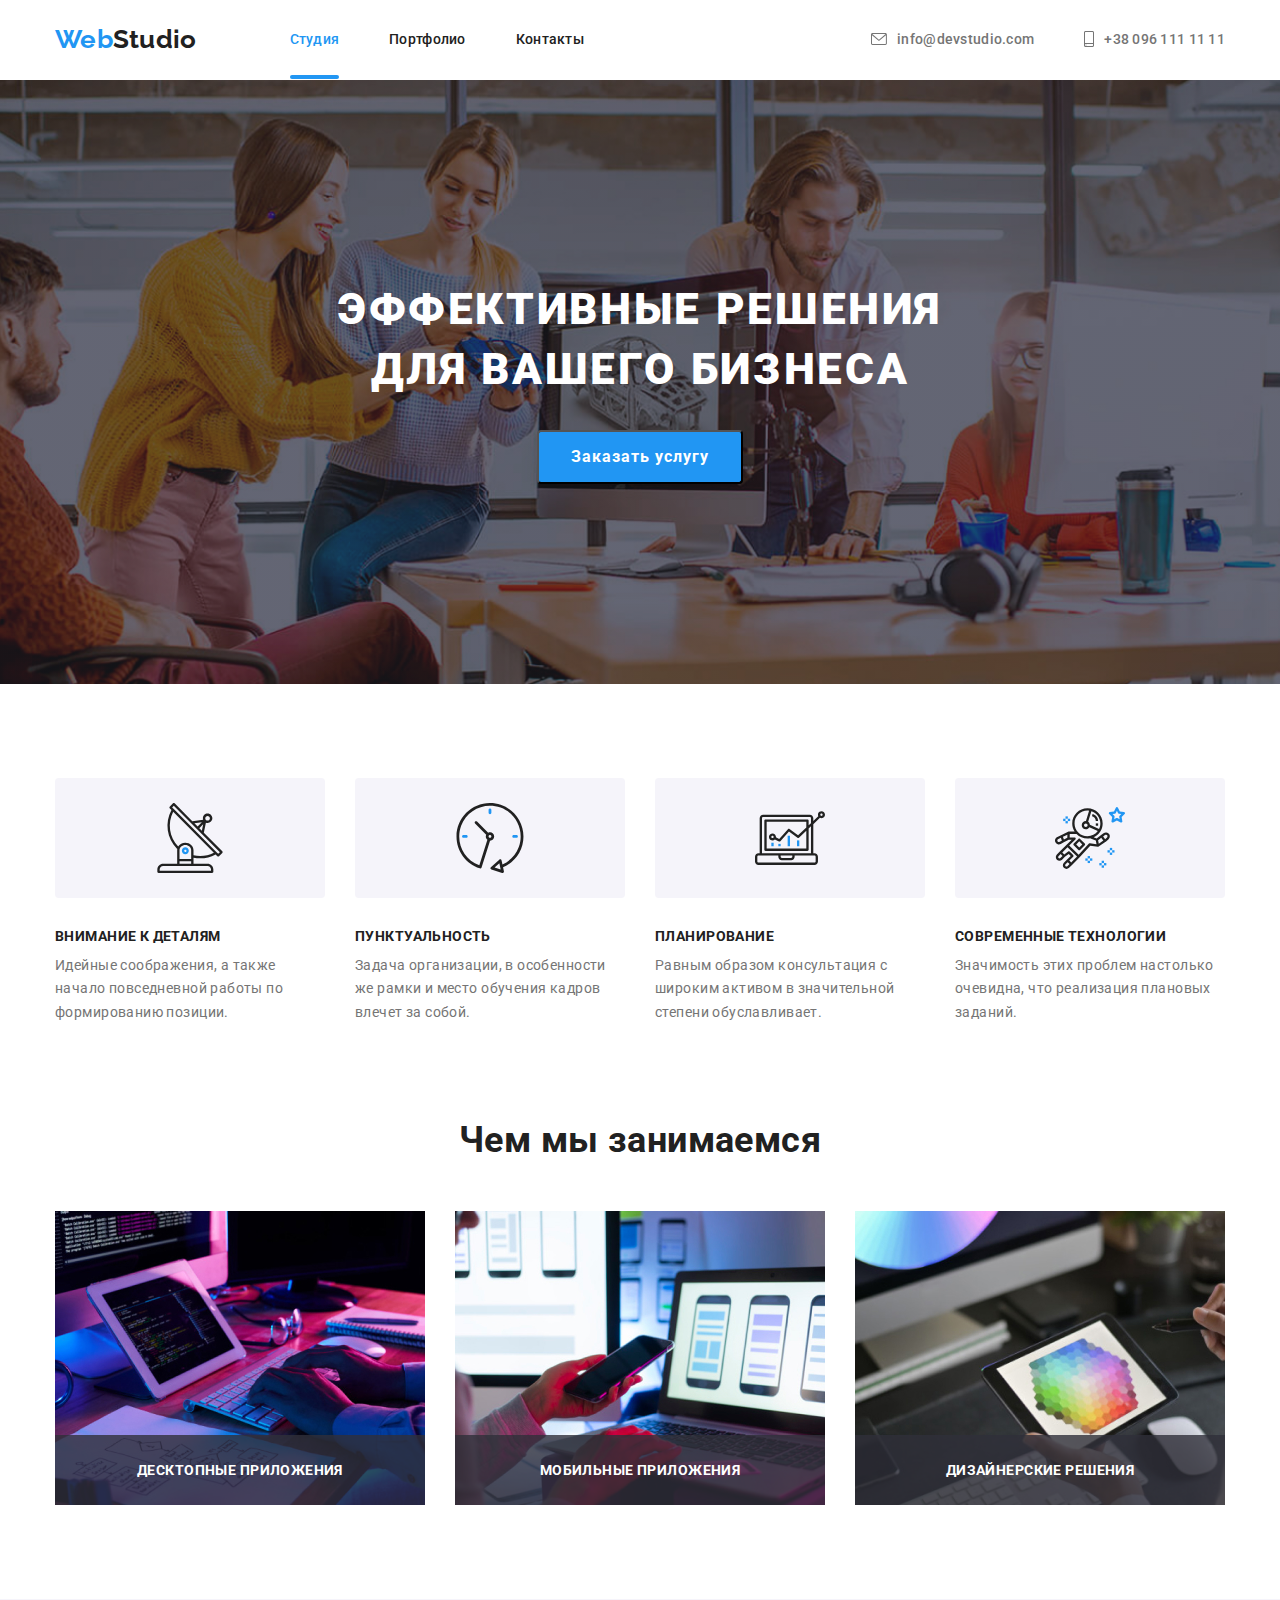
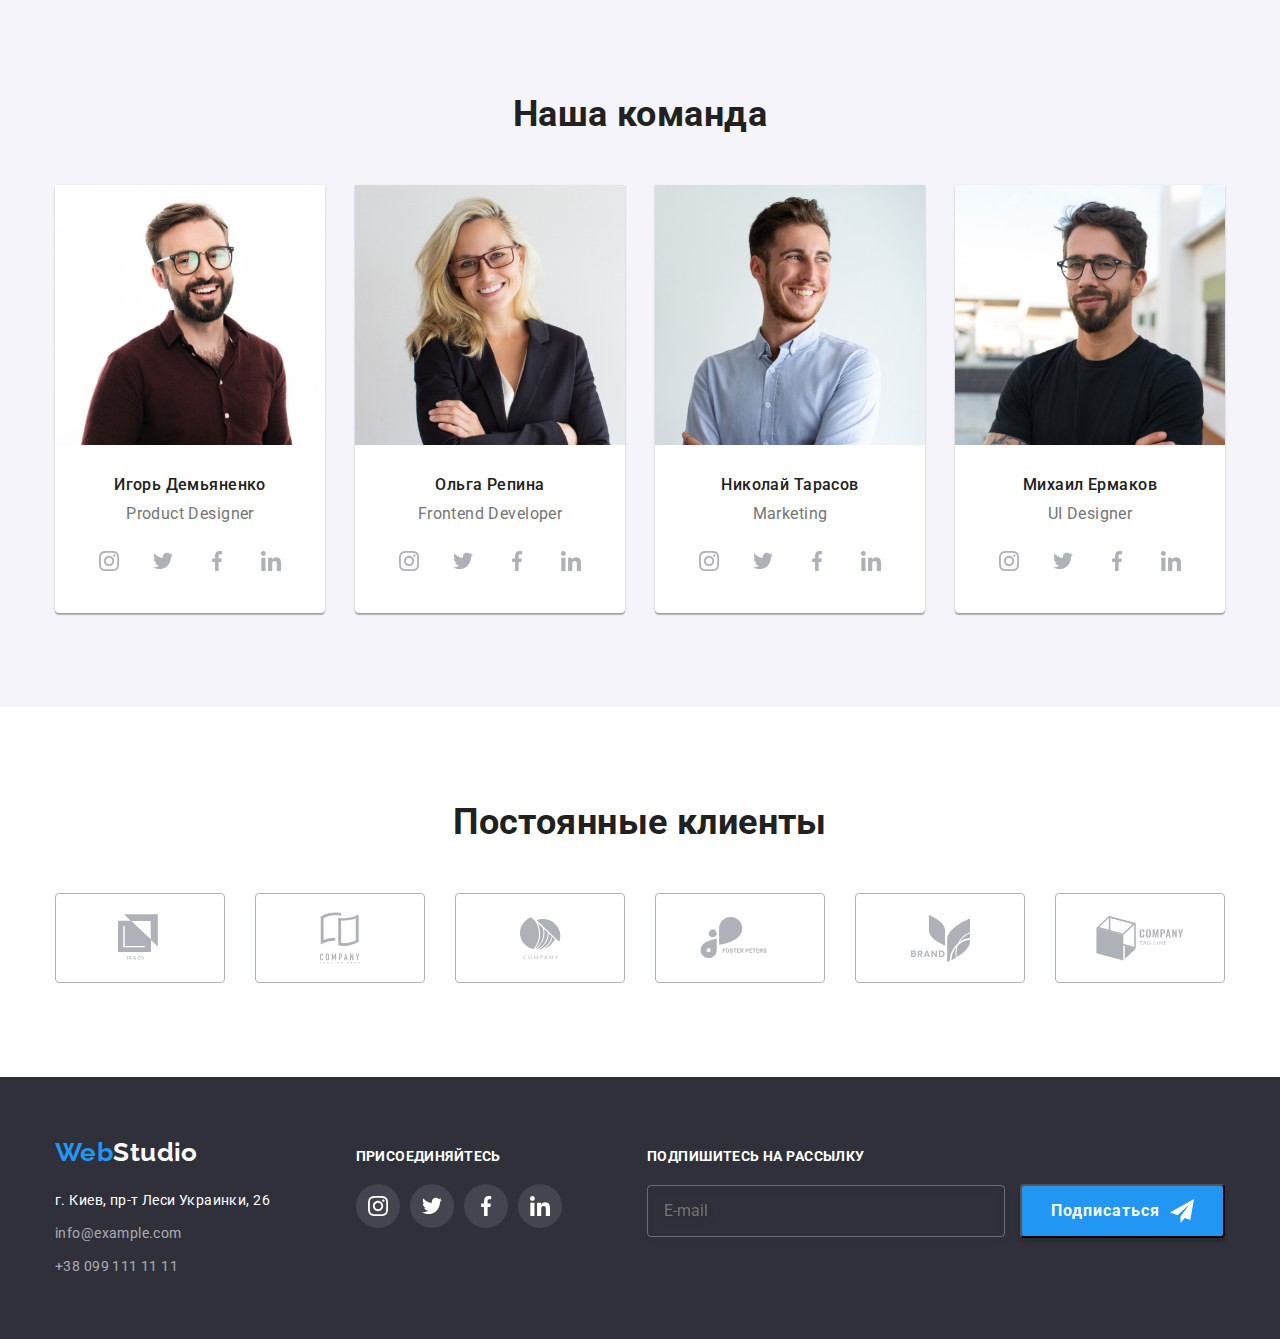
<file: index.html>
<!DOCTYPE html>
<html lang="en">
  <head>
    <meta charset="UTF-8" />
    <meta name="viewport" content="width=device-width, initial-scale=1.0" />
    <title>Document</title>
    <link href="https://fonts.googleapis.com/css2?family=Roboto:wght@400;500;700;900&display=swap" rel="stylesheet">
    <link rel="stylesheet" href="https://cdnjs.cloudflare.com/ajax/libs/modern-normalize/1.0.0/modern-normalize.min.css">
    <link rel="stylesheet" href="./css/main.min.css">
  </head>
  <body>
    <!-- Шапка -->
    <header class="header">
      <div class="container header-container">
        <nav class="site-nav">
          <a class="logo" href="./index.html">Web<span class="logo-web">Studio</span></a>
          <ul class="site-nav list">
            <li class="site-nave-item active"><a href="./index.html"class="link current">Студия</a></li>
            <li class="site-nave-item"><a href="./portfolio.index.html"class="link">Портфолио</a></li>
            <li class="site-nave-item"><a href=""class="link">Контакты</a></li>
        </ul>
        </nav>
        <ul class="list contacts-list">
          <li class="contacts-item"><a href="mailto:info@devstudio.com"class="link mail-link contacts-link"><svg class="contacts-item-svg" width="16" ; height="12">
            <use href="./images/icon.soc/symbol-defs.svg#envelope"></use></svg>info@devstudio.com</a></li>
          <li class="contacts-item"><a href="tel:+380961111111"class="link contacts-link"><svg class="contacts-item-svg" width="10" ; height="16">
            <use href="./images/icon.soc/symbol-defs.svg#smartphone"></use>
          </svg>+38 096 111 11 11</a></li>
         </ul>
      </div>
    </header>
    <main>
      <!-- hero -->
        <section class="hero">
          <div class="hero-box">
          <h1 class="hero-title">Эффективные решения для вашего бизнеса</h1>
          <button data-modal-open class="btn hero-btn">Заказать услугу</button>
        </div>
        </section>
      <!-- Преимущества -->
      <section class="section features">
        <!-- <h2 class="section-title">Список преимуществ</h2> -->
         <div class="container features">
          <ul class="list features-list">
          <li class="features-item">
            <h3 class="title features-title">Внимание к деталям</h3>
            <p>
              Идейные соображения, а также начало повседневной работы по
              формированию позиции.
            </p>
          </li>
          <li class="features-item">
            <h3 class="title features-title">Пунктуальность</h3>
            <p>
              Задача организации, в особенности же рамки и место обучения кадров
              влечет за собой.
            </p>
          </li>
          <li class="features-item">
            <h3 class="title features-title">Планирование</h3>
            <p>
              Равным образом консультация с широким активом в значительной
              степени обуславливает.
            </p>
          </li>
          <li class="features-item">
            <h3 class="title features-title">Современные технологии</h3>
            <p>
              Значимость этих проблем настолько очевидна, что реализация
              плановых заданий.
            </p>
          </li>
        </ul>
        </div>
      </section>
      <!-- Виды деятельности -->
      <section class="section activity-section">
        <div class="container">
        <h2 class="section-title">Чем мы занимаемся</h2>
        <ul class="list activity-list">
          <li class="activity-item">
            <a href="">
              <img src="./images/comp.jpg" alt="компьютер" width="370" />
            </a>
            <div class="box-text">
            <p class="activity-text">Десктопные приложения</p>
            </div>
          </li>
          <li class="activity-item">
            <a href="">
              <img src="./images/phone.jpg" alt="телефон" width="370" />
            </a>
            <div class="box-text">
            <p class="activity-text">Мобильные приложения</p>
            </div>
          </li>
          <li class="activity-item">
            <a href="">
              <img src="./images/tablet.jpg" alt="планшет" width="370" />
            </a>
            <div class="box-text">
              <p class="activity-text">Дизайнерские решения</p>
            </div>
            
          </li>
        </ul>
        </div>
      </section>
      <section class="section command">
        <!-- Персонал -->
        <div class="container command-container">
        <h2 class="section-title">Наша команда</h2>
        <ul class="list command-list">
          <li class="command-item">
            <a href="">
              <img src="./images/igor.jpg" alt="Игорь_Демьяненко" width="270"/>
            </a>
            <h3 class="command-title">Игорь Демьяненко</h3>
            <p class="command-text">Product Designer</p>
            <ul class="list social-icons">
              <li class="social-icons-item"><a class="social-icons-link" href="https://instagram.com/" target="_blank" rel="noopener noreferer" aria-label="instagram">
              <svg class="social-icons-svg">
                <use href="./images/icon.soc/symbol-defs.svg#instagram"></use>
              </svg>
              </a> </li>
              <li class="social-icons-item"><a class="social-icons-link" href="https://twitter.com/" target="_blank" rel="noopener noreferer" aria-label="twitter">
                <svg class="social-icons-svg">
                  <use href="./images/icon.soc/symbol-defs.svg#twitter"></use>
                </svg>
              </a> </li>
              <li class="social-icons-item"><a class="social-icons-link" href="https://facebook.com/" target="_blank" rel="noopener noreferer" aria-label="facebook">
                <svg class="social-icons-svg">
                  <use href="./images/icon.soc/symbol-defs.svg#facebook">
                </svg>
              </a> </li>
              <li class="social-icons-item"><a class="social-icons-link" href="https://linkedin.com/" target="_blank" rel="noopener noreferer" aria-label="linkedin">
                <svg class="social-icons-svg">
                  <use href="./images/icon.soc/symbol-defs.svg#linkedin">
                </svg>
              </a> </li>
            </ul>
          </li>
          <li class="command-item">
            <a href="">
              <img src="./images/olga.jpg" alt="Ольга_Репина" width="270"/>
            </a>
            <h3 class="command-title">Ольга Репина</h3>
            <p class="command-text">Frontend Developer</p>
            <ul class="list social-icons">
              <li class="social-icons-item"><a class="social-icons-link" href="https://instagram.com/" target="_blank"
                  rel="noopener noreferer" aria-label="instagram">
                  <svg class="social-icons-svg">
                    <use href="./images/icon.soc/symbol-defs.svg#instagram"></use>
                  </svg>
                </a> </li>
              <li class="social-icons-item"><a class="social-icons-link" href="https://twitter.com/" target="_blank"
                  rel="noopener noreferer" aria-label="twitter">
                  <svg class="social-icons-svg">
                    <use href="./images/icon.soc/symbol-defs.svg#twitter"></use>
                  </svg>
                </a> </li>
              <li class="social-icons-item"><a class="social-icons-link" href="https://facebook.com/" target="_blank"
                  rel="noopener noreferer" aria-label="facebook">
                  <svg class="social-icons-svg">
                    <use href="./images/icon.soc/symbol-defs.svg#facebook">
                  </svg>
                </a> </li>
              <li class="social-icons-item"><a class="social-icons-link" href="https://linkedin.com/" target="_blank"
                  rel="noopener noreferer" aria-label="linkedin">
                  <svg class="social-icons-svg">
                    <use href="./images/icon.soc/symbol-defs.svg#linkedin">
                  </svg>
                </a> </li>
            </ul>
          </li>
          <li class="command-item">
            <a href="">
              <img src="./images/nicholas.jpg" alt="Николай_Тарасов" width="270"/>
            </a>
            <h3 class="command-title">Николай Тарасов</h3>
            <p class="command-text">Marketing</p>
            <ul class="list social-icons">
              <li class="social-icons-item"><a class="social-icons-link" href="https://instagram.com/" target="_blank"
                  rel="noopener noreferer" aria-label="instagram">
                  <svg class="social-icons-svg">
                    <use href="./images/icon.soc/symbol-defs.svg#instagram"></use>
                  </svg>
                </a> </li>
              <li class="social-icons-item"><a class="social-icons-link" href="https://twitter.com/" target="_blank"
                  rel="noopener noreferer" aria-label="twitter">
                  <svg class="social-icons-svg">
                    <use href="./images/icon.soc/symbol-defs.svg#twitter"></use>
                  </svg>
                </a> </li>
              <li class="social-icons-item"><a class="social-icons-link" href="https://facebook.com/" target="_blank"
                  rel="noopener noreferer" aria-label="facebook">
                  <svg class="social-icons-svg">
                    <use href="./images/icon.soc/symbol-defs.svg#facebook">
                  </svg>
                </a> </li>
              <li class="social-icons-item"><a class="social-icons-link" href="https://linkedin.com/" target="_blank"
                  rel="noopener noreferer" aria-label="linkedin">
                  <svg class="social-icons-svg">
                    <use href="./images/icon.soc/symbol-defs.svg#linkedin">
                  </svg>
                </a> </li>
            </ul>
          </li>
          <li class="command-item">
            <a href="">
              <img src="./images/michail.jpg" alt="Михаил_Ермаков" width="270"/>
            </a>
            <h3 class="command-title">Михаил Ермаков</h3>
            <p class="command-text">UI Designer</p>
            <ul class="list social-icons">
              <li class="social-icons-item"><a class="social-icons-link" href="https://instagram.com/" target="_blank"
                  rel="noopener noreferer" aria-label="instagram">
                  <svg class="social-icons-svg">
                    <use href="./images/icon.soc/symbol-defs.svg#instagram"></use>
                  </svg>
                </a> </li>
              <li class="social-icons-item"><a class="social-icons-link" href="https://twitter.com/" target="_blank"
                  rel="noopener noreferer" aria-label="twitter">
                  <svg class="social-icons-svg">
                    <use href="./images/icon.soc/symbol-defs.svg#twitter"></use>
                  </svg>
                </a> </li>
              <li class="social-icons-item"><a class="social-icons-link" href="https://facebook.com/" target="_blank"
                  rel="noopener noreferer" aria-label="facebook">
                  <svg class="social-icons-svg">
                    <use href="./images/icon.soc/symbol-defs.svg#facebook">
                  </svg>
                </a> </li>
              <li class="social-icons-item"><a class="social-icons-link" href="https://linkedin.com/" target="_blank"
                  rel="noopener noreferer" aria-label="linkedin">
                  <svg class="social-icons-svg">
                    <use href="./images/icon.soc/symbol-defs.svg#linkedin">
                  </svg>
                </a> </li>
            </ul>
          </li>
        </ul>
        </div>
      </section>
    <section class="section clients">
      <div class="container clients-container">
      <h2 class="section-title">Постоянные клиенты</h2>
      <ul class="list list-clients">
        <li class="clients-icons-item"><a class="clients-icons-link" href="">
          <svg class="clients-icons-svg ya-co" width="44"; height="49">
            <use href="./images/clients/symbol-defs.svg#ya-co">
            </svg>
          </a> </li>
        <li class="clients-icons-item"><a class="clients-icons-link" href="">
          <svg class="clients-icons-svg tagline" width="40"; height= "52">
            <use href="./images/clients/symbol-defs.svg#tagline">
          </svg>
          </a> </li>
        <li class="clients-icons-item"><a class="clients-icons-link" href="">
          <svg class="clients-icons-svg company" width="41"; height= "43">
            <use href="./images/clients/symbol-defs.svg#company">
          </svg>
            </a> </li>
        <li class="clients-icons-item"><a class="clients-icons-link" href="">
          <svg class="clients-icons-svg foster" width="80"; height= "42">
            <use href="./images/clients/symbol-defs.svg#foster">
          </svg>
          </a> </li>
        <li class="clients-icons-item"><a class="clients-icons-link" href="">
          <svg class="clients-icons-svg brand" width="59"; height= "47">
            <use href="./images/clients/symbol-defs.svg#brand">
          </svg>
          </a> </li>
        <li class="clients-icons-item"><a class="clients-icons-link" href="">
          <svg class="clients-icons-svg object" width="88"; height= "45">
            <use href="./images/clients/symbol-defs.svg#object">
          </svg>
          </a> </li>
        
      </ul>
      </div>
    </section>
       
    </main>
    <footer class="footer">
      <div class="container footer-container">
        <div class="footer-widget">
          <a class="logo footer-logo" href="./index.html">Web<span class="logo-webfooter">Studio</span></a>
          <ul class="list footer-list">
            <li class="footer-item-text"><p>г. Киев, пр-т Леси Украинки, 26</p></li>
            <li class="footer-item-link"><a href="mailto:info@example.com" class="link">info@example.com</a></li>
            <li class="footer-item-link"><a href="tel:+380991111111" class="link">+38 099 111 11 11</a></li>  
          </ul>
        </div>
        <div class="footer-widget">
          <p class="title call-title">присоединяйтесь</p>
          <ul class="list social-icons">
          <li class="social-icons-item"><a class="social-icons-link footer-icons-link" href="https://instagram.com/" target="_blank"
              rel="noopener noreferrer" aria-label="instagram">
              <svg class="social-icons-svg">
                <use href="./images/soc-footer/symbol-defs.svg#instagram-1"></use>
              </svg>
            </a> </li>
          <li class="social-icons-item"><a class="social-icons-link footer-icons-link" href="https://twitter.com/" target="_blank"
              rel="noopener noreferrer" aria-label="twitter">
              <svg class="social-icons-svg">
                <use href="./images/soc-footer/symbol-defs.svg#twitter-1"></use>
              </svg>
            </a> </li>
          <li class="social-icons-item"><a class="social-icons-link footer-icons-link" href="https://facebook.com/" target="_blank"
              rel="noopener noreferrer" aria-label="facebook">
              <svg class="social-icons-svg">
                <use href="./images/soc-footer/symbol-defs.svg#facebook-1">
              </svg>
            </a> </li>
          <li class="social-icons-item"><a class="social-icons-link footer-icons-link" href="https://linkedin.com/" target="_blank"
              rel="noopener noreferrer" aria-label="linkedin">
              <svg class="social-icons-svg">
                <use href="./images/soc-footer/symbol-defs.svg#linkedin-1">
              </svg>
            </a> </li>
          </ul>
        </div>
        <div class="footer-widget">
          <p class="title call-title">Подпишитесь на рассылку</p>
          <form class="form-field-footer">
            <input type="email" name="e-mail" placeholder="E-mail">
            <button type="submit" class="btn footer-btn">Подписаться
              <svg class="footer-icon-svg">
                <use href="./images/icon-modal/symbol-defs.svg#send">
              </svg>
            </button>
          </form>
        </div>
      </div>
    </footer>
    <div class="backdrop is-hidden" data-modal>
      <div class="modal">
        <button class="btn-close" data-modal-close>
          <svg class="modal-icon-svg" height="20">
            <use href="./images/icon-modal/symbol-defs.svg#close-black">
          </svg>
        </button>
        <form class="form">
          <p class="title-modal">Оставьте свои данные, мы вам перезвоним</p>
            <label class="form-field">
              <span class="form-label">Имя</span>
              <div class="input-svg">
              <input type="text" class="form-input" name="user-name" pattern="^[А-Яа-яЁё\s]+$">
              <svg class="form-icon-svg" width="18" height="18">
                <use href="./images/icon-modal/symbol-defs.svg#person">
              </svg>
              </div>
            </label>
            <label class="form-field">
              <span class="form-label">Телефон</span>
              <div class="input-svg">
              <input type="tel" class="form-input" name="tel">
              <svg class="form-icon-svg" width="18" height="18">
                <use href="./images/icon-modal/symbol-defs.svg#phone">
              </svg>
              </div>
          </label>
            <label class="form-field">
              <span class="form-label">Почта</span>
            <div class="input-svg">
              <input type="mail" class="form-input" name="mail">
              <svg class="form-icon-svg" width="18" height="18">
                <use href="./images/icon-modal/symbol-defs.svg#mail">
              </svg>
            </div>
          </label>
            <label class="form-field">
              <span class="form-label">Комментарий</span>
            <textarea name="message" class="form-comment" rows="4" placeholder="Введите текст"></textarea>
          </label>
          <label class="form-field-policy">
            <input type="checkbox" class="form-checkbox" name="policy">
            <span class="icon-checkbox"></span>
            <span form-label>Соглашаюсь с рассылкой и принимаю <a href="">Условия договора</a></span>
          </label>

          <button type="submit" class="btn btn-send">Отправить</button>
          </form>
      </div>

        
    </div>
    <script src="./js/modal.js"></script>
  </body>
</html>
</file>
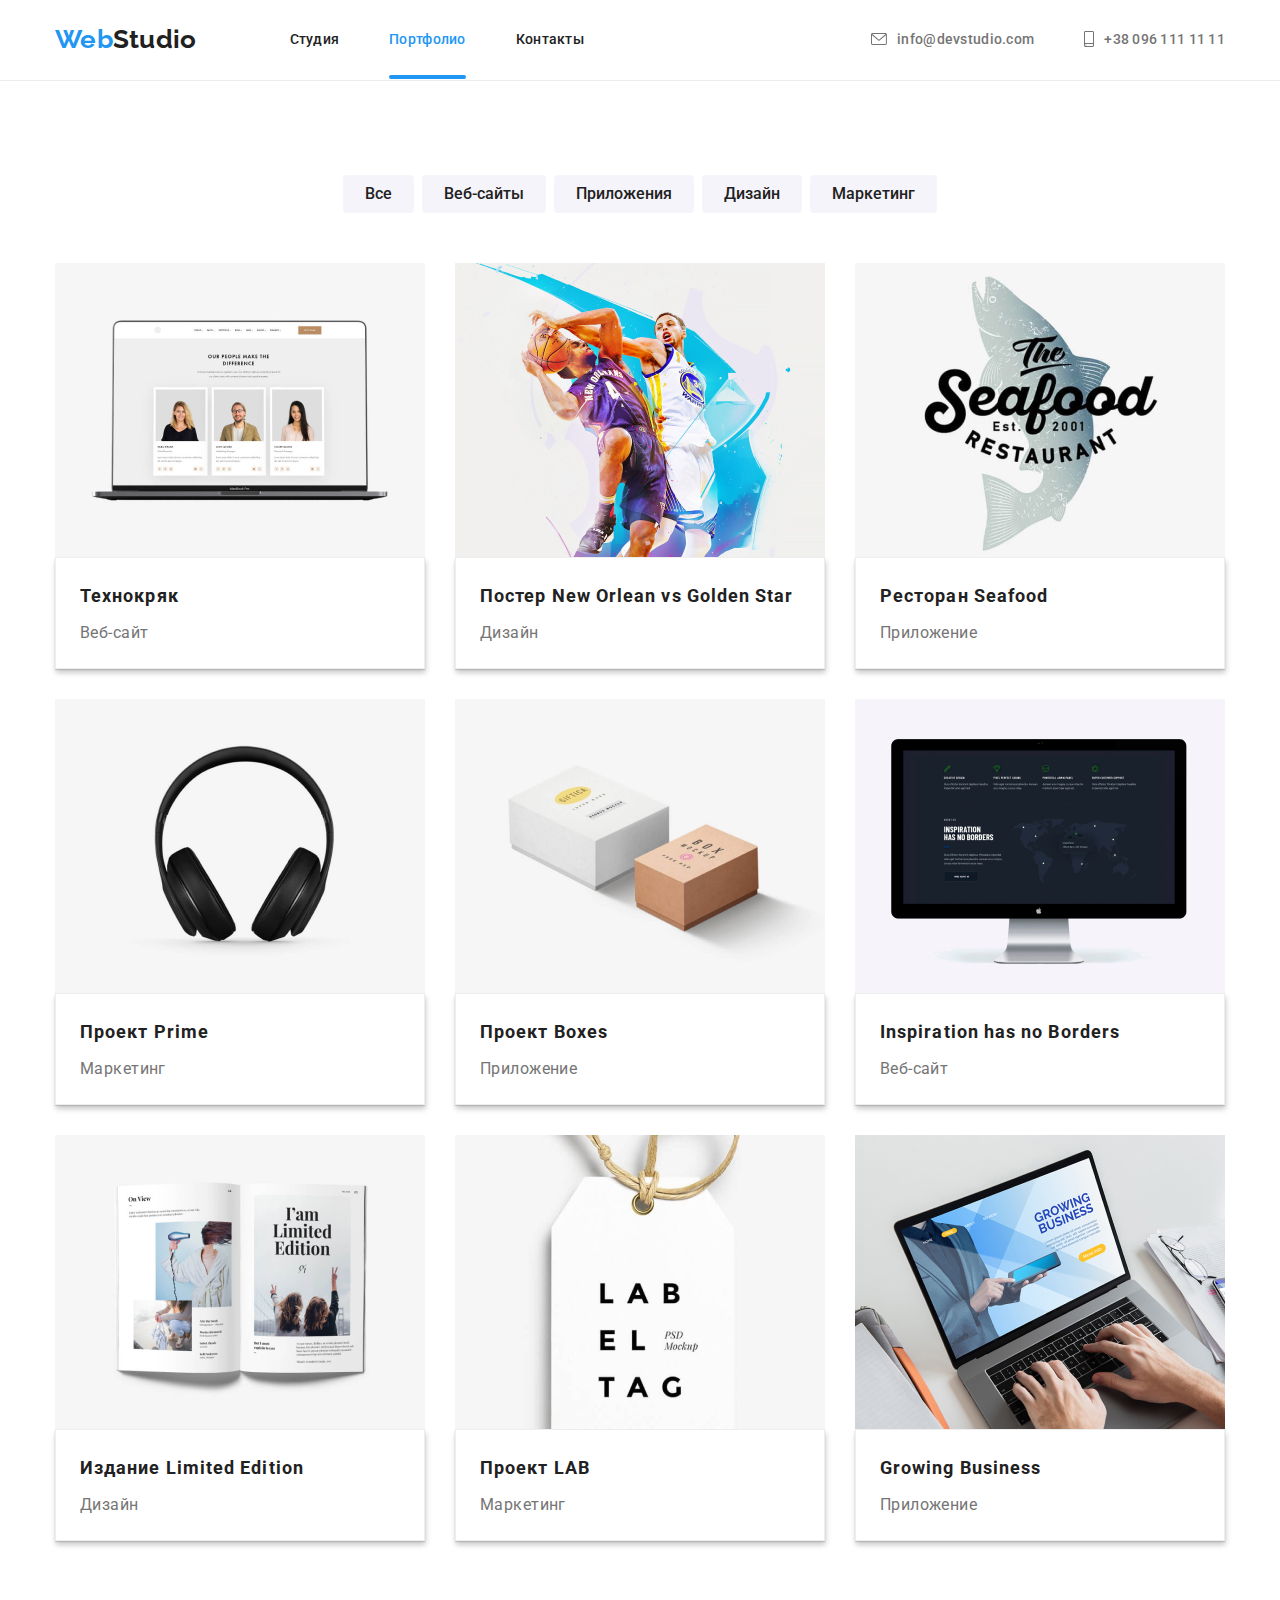
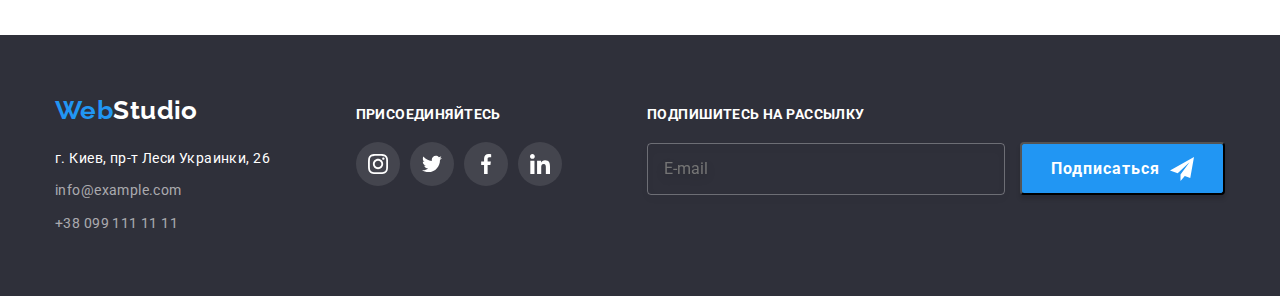
<file: portfolio.index.html>
<!DOCTYPE html>
<html lang="en">

<head>
    <meta charset="UTF-8" />
    <meta name="viewport" content="width=device-width, initial-scale=1.0" />
    <title>Document</title>
    <link href="https://fonts.googleapis.com/css2?family=Roboto:wght@400;500;700;900&display=swap" rel="stylesheet">
    <link rel="stylesheet" href="https://cdnjs.cloudflare.com/ajax/libs/modern-normalize/1.0.0/modern-normalize.min.css">
    <link rel="stylesheet" href="./css/portfolio.min.css">
</head>
<body>
    <!-- Шапка -->
    <header class="header border-header">
        <div class="container header-container">
            <nav class="site-nav">
                <a class="logo" href="./index.html">Web<span class="logo-web">Studio</span></a>
                <ul class="site-nav list">
                    <li class="site-nave-item"><a href="./index.html" class="link">Студия</a></li>
                    <li class="site-nave-item active"><a href="./portfolio.index.html" class="link current"">Портфолио</a></li>
                    <li class="site-nave-item"><a href="" class="link">Контакты</a></li>
                </ul>
            </nav>
            <ul class="list contacts-list">
                <li class="contacts-item"><a href="mailto:info@devstudio.com" class="link mail-link contacts-link"><svg
                            class="contacts-item-svg" width="16" ; height="12">
                            <use href="./images/icon.soc/symbol-defs.svg#envelope"></use>
                        </svg>info@devstudio.com</a></li>
                <li class="contacts-item"><a href="tel:+380961111111" class="link contacts-link"><svg
                            class="contacts-item-svg" width="10" ; height="16">
                            <use href="./images/icon.soc/symbol-defs.svg#smartphone"></use>
                        </svg>+38 096 111 11 11</a></li>
            </ul>
        </div>
    </header>
    <main> 
    <section class="section">
        <div class="container">
    <!-- <h1>Портфолио</h1> -->
            <ul class="list filter-list">
                <li class="filter-item"><button class="btn-portfolio" type="button">Все</button></li>
                <li class="filter-item"><button class="btn-portfolio" type="button">Веб-сайты</button></li>
                <li class="filter-item"><button class="btn-portfolio" type="button">Приложения</button></li>
                <li class="filter-item"><button class="btn-portfolio" type="button">Дизайн</button></li>
                <li class="filter-item"><button class="btn-portfolio" type="button">Маркетинг</button></li>
            </ul>
            <ul class="list portfolio-list">
                <li class="portfolio-item">
                    <a href="" class="link portfolio-link">
                        <div class="box-overlay">
                            <img src="./images/photo.jpg" alt="люди" width="370">
                            <p class="text-overlay">Технокряк это современная площадка распространения коронавируса. Компании используют эту
                            платформу для цифрового шпионажа и атак на защищённые сервера конкурентов.</p>
                        </div>
                        <div  class="portfolio-item-text">
                            <h2 class="title portfolio-title">Технокряк</h2>
                            <p class="text portfolio-text">Веб-сайт</p>
                        </div>
                    </a> 
                </li>
                <li class="portfolio-item">
                    <a href="" class="link portfolio-link">
                        <div class="box-overlay">
                            <img src="./images/basket.jpg" alt="постер" width="370">
                            <p class="text-overlay">Технокряк это современная площадка распространения коронавируса. Компании используют эту
                            платформу для цифрового шпионажа и атак на защищённые сервера конкурентов.</p>
                        </div>
                        <div class="portfolio-item-text">
                            <h2 class="title portfolio-title">Постер New Orlean vs Golden Star</h2>
                            <p class="text portfolio-text">Дизайн</p>
                    </div>
                    </a>
                </li>
                <li class="portfolio-item">
                    <a href="" class="link portfolio-link">
                        <div class="box-overlay">
                            <img src="./images/rest.jpg" alt="ресторан" width="370">
                            <p class="text-overlay">Технокряк это современная площадка распространения коронавируса. Компании используют эту
                            платформу для цифрового шпионажа и атак на защищённые сервера конкурентов.</p>
                        </div>
                        <div class="portfolio-item-text">
                            <h2 class="title portfolio-title">Ресторан Seafood</h2>
                            <p class="text portfolio-text">Приложение</p>
                    </div>
                    </a>
                </li>
                <li class="portfolio-item">
                    <a href="" class="link portfolio-link">
                        <div class="box-overlay">
                            <img src="./images/prime.jpg" alt="наушники" width="370">
                            <p class="text-overlay">Технокряк это современная площадка распространения коронавируса. Компании используют эту
                            платформу для цифрового шпионажа и атак на защищённые сервера конкурентов.</p>
                        </div>
                        <div class="portfolio-item-text">
                            <h2 class="title portfolio-title">Проект Prime</h2>
                            <p class="text portfolio-text">Маркетинг</p>
                    </div>
                    </a>
                </li>
                <li class="portfolio-item">
                    <a href="" class="link portfolio-link">
                        <div class="box-overlay">
                            <img src="./images/box.jpg" alt="коробки" width="370">
                            <p class="text-overlay">Технокряк это современная площадка распространения коронавируса. Компании используют эту
                        платформу для цифрового шпионажа и атак на защищённые сервера конкурентов.</p>
                        </div>
                        <div class="portfolio-item-text">
                            <h2 class="title portfolio-title">Проект Boxes</h2>
                            <p class="text portfolio-text">Приложение</p>
                    </div>
                    </a>
                </li>
                <li class="portfolio-item">
                    <a href="" class="link portfolio-link">
                        <div class="box-overlay">
                            <img src="./images/monitor.jpg" alt="монитор" width="370">
                            <p class="text-overlay">Технокряк это современная площадка распространения коронавируса. Компании используют эту
                            платформу для цифрового шпионажа и атак на защищённые сервера конкурентов.</p>
                        </div>
                        <div class="portfolio-item-text">
                            <h2 class="title portfolio-title">Inspiration has no Borders</h2>
                            <p class="text portfolio-text">Веб-сайт</p>
                    </div>
                    </a>
                </li>
                <li class="portfolio-item">
                    <a href="" class="link portfolio-link">
                        <div class="box-overlay">
                            <img src="./images/mag.jpg" alt="журнал" width="370">
                            <p class="text-overlay">Технокряк это современная площадка распространения коронавируса. Компании используют эту
                            платформу для цифрового шпионажа и атак на защищённые сервера конкурентов.</p>
                        </div>
                        <div class="portfolio-item-text">
                            <h2 class="title portfolio-title">Издание Limited Edition</h2>
                            <p class="text portfolio-text">Дизайн</p>
                    </div>
                    </a>
                </li>
                <li class="portfolio-item">
                    <a href="" class="link portfolio-link">
                        <div class="box-overlay">
                            <img src="./images/lab.jpg" alt="этикетка" width="370">
                            <p class="text-overlay">Технокряк это современная площадка распространения коронавируса. Компании используют эту
                            платформу для цифрового шпионажа и атак на защищённые сервера конкурентов.</p>
                        </div>
                        <div class="portfolio-item-text">
                            <h2 class="title portfolio-title">Проект LAB</h2>
                            <p class="text portfolio-text">Маркетинг</p>
                        </div>
                    </a>
                </li>
                <li class="portfolio-item">
                    <a href="" class="link portfolio-link">
                        <div class="box-overlay">
                            <img src="./images/business.jpg" alt="бизнес" width="370">
                            <p class="text-overlay">Технокряк это современная площадка распространения коронавируса. Компании используют эту
                            платформу для цифрового шпионажа и атак на защищённые сервера конкурентов.</p>
                        </div>
                        <div class="portfolio-item-text">
                            <h2 class="title portfolio-title">Growing Business</h2>
                            <p class="text portfolio-text">Приложение</p>
                        </div>
                    </a>
                </li>
            </ul>
        </div>
    </section>
    </main>
    <footer class="footer">
        <div class="container footer-container">
            <div class="footer-widget">
                <a class="logo footer-logo" href="./index.html">Web<span class="logo-webfooter">Studio</span></a>
                <ul class="list footer-list">
                    <li class="footer-item-text">
                        <p>г. Киев, пр-т Леси Украинки, 26</p>
                    </li>
                    <li class="footer-item-link"><a href="mailto:info@example.com" class="link">info@example.com</a></li>
                    <li class="footer-item-link"><a href="tel:+380991111111" class="link">+38 099 111 11 11</a></li>
                </ul>
            </div>
            <div class="footer-widget">
                <p class="title call-title">присоединяйтесь</p>
                <ul class="list social-icons">
                    <li class="social-icons-item"><a class="social-icons-link footer-icons-link"
                            href="https://instagram.com/" target="_blank" rel="noopener noreferrer" aria-label="instagram">
                            <svg class="social-icons-svg">
                                <use href="./images/soc-footer/symbol-defs.svg#instagram-1"></use>
                            </svg>
                        </a> </li>
                    <li class="social-icons-item"><a class="social-icons-link footer-icons-link" href="https://twitter.com/"
                            target="_blank" rel="noopener noreferrer" aria-label="twitter">
                            <svg class="social-icons-svg">
                                <use href="./images/soc-footer/symbol-defs.svg#twitter-1"></use>
                            </svg>
                        </a> </li>
                    <li class="social-icons-item"><a class="social-icons-link footer-icons-link"
                            href="https://facebook.com/" target="_blank" rel="noopener noreferrer" aria-label="facebook">
                            <svg class="social-icons-svg">
                                <use href="./images/soc-footer/symbol-defs.svg#facebook-1">
                            </svg>
                        </a> </li>
                    <li class="social-icons-item"><a class="social-icons-link footer-icons-link"
                            href="https://linkedin.com/" target="_blank" rel="noopener noreferrer" aria-label="linkedin">
                            <svg class="social-icons-svg">
                                <use href="./images/soc-footer/symbol-defs.svg#linkedin-1">
                            </svg>
                        </a> </li>
                </ul>
            </div>
            <div class="footer-widget">
                <p class="title call-title">Подпишитесь на рассылку</p>
                <form class="form-field-footer">
                    <input type="email" name="e-mail" placeholder="E-mail">
                    <button type="submit" class="btn footer-btn">Подписаться
                        <svg class="footer-icon-svg">
                            <use href="./images/icon-modal/symbol-defs.svg#send">
                        </svg>
                    </button>
                </form>
            </div>
        </div>
    </footer>
</body>
</html>
</file>
<file: css/main.min.css>
@font-face{font-family:"Raleway";font-style:normal;font-weight:700;src:url("../fonts/raleway-v18-latin_cyrillic-700.eot");src:local(""),url("../fonts/raleway-v18-latin_cyrillic-700.eot?#iefix") format("embedded-opentype"),url("../fonts/raleway-v18-latin_cyrillic-700.woff2") format("woff2"),url("../fonts/raleway-v18-latin_cyrillic-700.woff") format("woff"),url("../fonts/raleway-v18-latin_cyrillic-700.ttf") format("truetype"),url("../fonts/raleway-v18-latin_cyrillic-700.svg#Raleway") format("svg")}html{box-sizing:border-box}* body{font-family:"Roboto",sans-serif;font-weight:400;font-size:14px;line-height:1.71;letter-spacing:0.03em;color:#757575}img{display:block;max-width:100%;height:auto}p{margin:0}h1,h2,h3{margin-top:0}.container{width:1200px;padding-right:15px;padding-left:15px;margin-right:auto;margin-left:auto}.link{text-decoration:none;color:#757575;transition-duration:250ms;transition-timing-function:cubic-bezier(0.4, 0, 0.2, 1)}.list{list-style:none;padding:0;margin:0}.title{margin-top:0px;margin-bottom:10px}.header .logo{margin-right:93px}.logo{font-family:"Raleway", sans-serif;font-weight:700;font-size:26px;line-height:1.192;color:#2196f3;text-decoration:none}.logo-web{color:#212121}.btn{display:inline-block;padding-top:10px;padding-bottom:10px;border-radius:4px;font-weight:700;font-size:16px;line-height:1.87;letter-spacing:0.06em;align-items:center;text-align:center;color:#fff;background-color:#2196f3;box-shadow:0px 4px 4px rgba(0,0,0,0.15);transition-duration:250ms;transition-timing-function:cubic-bezier(0.4, 0, 0.2, 1)}.form{margin:40px}.form-field{margin-bottom:4px;font-size:12px;line-height:14px;letter-spacing:0.01em}.input-svg{position:relative;margin-bottom:10px}.form-input:focus+.form-icon-svg{fill:#2196f3}.form-input{width:100%;padding:14px 15px;padding-left:40px;border:1px solid rgba(33,33,33,0.2);border-radius:4px;transition-duration:250ms;transition-timing-function:cubic-bezier(0.4, 0, 0.2, 1)}.form-input:focus{outline:none;border:1px solid #2196f3}.form-icon-svg{position:absolute;left:0;top:0;transform:translate(12px, 11px);transition-duration:250ms;transition-timing-function:cubic-bezier(0.4, 0, 0.2, 1)}.form-comment{width:100%;padding:12px 16px;margin-bottom:20px;resize:none;border:1px solid rgba(33,33,33,0.2);border-radius:4px;transition-duration:250ms;transition-timing-function:cubic-bezier(0.4, 0, 0.2, 1)}.form-comment:focus{outline:none;border:1px solid #2196f3}.form-comment::placeholder{font-size:12px;line-height:1.167;letter-spacing:0.01em;color:rgba(117,117,117,0.5)}.form-field-policy{display:flex;align-items:center;text-align:center;margin-left:12px;margin-bottom:30px}.form-checkbox{position:absolute;width:1px;height:1px;margin:-1px;border:0;padding:0;clip:rect(0 0 0 0);overflow:hidden}.icon-checkbox{display:inline-block;width:16px;height:15px;border:2px solid #212121;margin-right:8px}.form-checkbox:checked+.icon-checkbox{background-color:#2196f3;background-image:url(../images/icon-modal/check.svg);background-size:contain;background-origin:border-box;border-color:#2196f3}.btn-send{padding-right:55px;padding-left:55px;margin-left:124px}.backdrop{position:fixed;top:0;left:0;width:100%;height:100%;z-index:70;background-color:rgba(0,0,0,0.2);opacity:1;transition:opacity 250ms cubic-bezier(0.4, 0, 0.2, 1)}.backdrop.is-hidden{visibility:hidden;opacity:0;pointer-events:none}.backdrop.is-hidden.modal{transform:translate(-50%, -50%) scale(0.7)}.modal{position:absolute;top:50%;left:50%;z-index:50;width:528px;height:581px;transform:translate(-50%, -50%) scale(1);transition:transform 250ms cubic-bezier(0.4, 0, 0.2, 1);background-color:#ffffff;box-shadow:0px 1px 3px rgba(0,0,0,0.12),0px 1px 1px rgba(0,0,0,0.14),0px 2px 1px rgba(0,0,0,0.2);border-radius:4px}.btn-close{display:flex;position:absolute;width:30px;height:30px;top:8px;right:8px;background-color:#fff;border:1px solid rgba(0,0,0,0.1);border-radius:50%;padding:0;align-items:center}.modal-icon-svg{transition-duration:250ms;transition-timing-function:cubic-bezier(0.4, 0, 0.2, 1)}.modal-icon-svg:hover,.modal-icon-svg:focus{fill:blue}.title-modal{margin-bottom:12px;font-weight:700;font-size:20px;line-height:1.15;text-align:center;color:#212121}.social-icons{display:flex;justify-content:center}.social-icons-item:not(:last-child){margin-right:10px}.social-icons-link{display:flex;align-items:center;justify-content:center;width:44px;height:44px;background-color:#fff;border-radius:50%;transition-duration:250ms;transition-timing-function:cubic-bezier(0.4, 0, 0.2, 1)}.social-icons-link:hover,.social-icons-link:focus{background-color:#2196f3}.social-icons-link:hover .social-icons-svg,.social-icons-link:focus .social-icons-svg{fill:#fff}.social-icons-svg{width:20px;height:20px;fill:#afb1b8;transition-duration:250ms;transition-timing-function:cubic-bezier(0.4, 0, 0.2, 1)}.site-nav{display:flex;align-items:center;margin-right:auto}.site-nave-item:not(:last-child){margin-right:50px}.site-nav .link{color:#212121}.link.current{color:#2196f3}.active{position:relative;padding-bottom:0}.current::after{content:"";display:block;width:100%;height:4px;border-radius:2px;margin-top:28px;position:absolute;background-color:#2196f3}.contacts-list{display:flex;align-items:center}.mail-link{margin-right:50px}.contacts-item:hover .contacts-item-svg,.contacts-item:focus .contacts-item-svg{fill:#2196f3}.contacts-link{display:flex;align-items:center}.contacts-item-svg{fill:#757575;margin-right:10px;transition-duration:250ms;transition-timing-function:cubic-bezier(0.4, 0, 0.2, 1)}.header{padding-top:24px;padding-bottom:25px;font-weight:500;line-height:1.14;letter-spacing:0.02em}.header .link:hover,.header .link:focus{color:#2196f3}.header-container{display:flex;justify-content:end;align-items:center}.hero{max-width:1600px;min-height:600px;margin-left:auto;margin-right:auto;background-color:#2f303a;background-image:linear-gradient(to right, rgba(47,48,58,0.4), rgba(47,48,58,0.4)),url(../images/hero.jpg);background-repeat:no-repeat;background-size:cover;background-position:top;text-align:center}.hero-box{max-width:700px;margin-right:auto;margin-left:auto;padding-top:200px;padding-bottom:200px}.hero-title{margin-bottom:30px;margin-top:0px;font-weight:900;font-size:44px;line-height:1.36;text-align:center;letter-spacing:0.06em;text-transform:uppercase;color:#fff}.hero-btn{padding-right:32px;padding-left:32px}.section{padding-top:94px;padding-bottom:94px}.section-title{font-weight:700;font-size:36px;line-height:1.167;text-align:center;color:#212121;margin-top:0;margin-bottom:50px}.features-list{display:flex;flex-wrap:wrap;margin-left:-30px}.features-item{margin-left:30px;flex-basis:calc(100% / 4 - 30px)}.features-item::before{display:block;content:"";height:120px;border-radius:4px;margin-bottom:30px;background-repeat:no-repeat;background-position:center;background-color:#f5f4fa}.features-item:nth-child(1)::before{background-image:url(../images/icon.p/antenna.svg)}.features-item:nth-child(2)::before{background-image:url(../images/icon.p/clock.svg)}.features-item:nth-child(3)::before{background-image:url(../images/icon.p/diagram.svg)}.features-item:nth-child(4)::before{background-image:url(../images/icon.p/astronaut.svg)}.features-title{font-weight:700;font-size:14px;line-height:1.143;text-transform:uppercase;color:#212121}.activity-list{display:flex}.activity-item{position:relative;bottom:0;left:0;right:0;width:calc(100% / 3 - 30px);flex-grow:1}.activity-item:not(:nth-child(3n)){margin-right:30px}.activity-section{padding-top:0}.box-text{position:absolute;bottom:0;padding-top:27px;width:370px;height:70px;background-color:rgba(47,48,58,0.8)}.activity-text{font-weight:700;font-size:14px;line-height:1.143;text-align:center;text-transform:uppercase;color:#fff}.command{font-size:16px;line-height:1.187;list-style-type:none;background-color:#f5f4fa}.command-title{text-align:center;font-size:16px;font-weight:500;color:#212121;margin-top:30px;margin-bottom:10px}.command-text{margin-bottom:16px}.command-list{display:flex;flex-wrap:wrap;margin-left:-30px;margin-top:-30px}.command-item{padding-bottom:30px;margin-left:30px;margin-top:30px;text-align:center;flex-basis:calc(100% / 4 - 30px);box-shadow:0px 1px 3px rgba(0,0,0,0.12),0px 1px 1px rgba(0,0,0,0.14),0px 2px 1px rgba(0,0,0,0.2);border-radius:0px 0px 4px 4px;background-color:#fff}.list-clients{display:flex}.clients-icons-item:not(:last-child){margin-right:30px}.clients-icons-link{display:flex;align-items:center;justify-content:center;width:170px;height:90px;background-color:#fff;border:1px solid #afb1b8;border-radius:4px;transition-duration:250ms;transition-timing-function:cubic-bezier(0.4, 0, 0.2, 1)}.clients-icons-link:hover{border-color:#2196f3}.clients-icons-link:hover .clients-icons-svg,.clients-icons-link:focus .clients-icons-svg{fill:#2196f3}.clients-icons-svg{fill:#afb1b8;transition-duration:250ms;transition-timing-function:cubic-bezier(0.4, 0, 0.2, 1)}.footer{padding-top:60px;padding-bottom:60px;font-style:normal;font-size:14px;line-height:1.71;background-color:#2f303a}.footer-container{display:flex;align-items:baseline;justify-content:space-between}.footer-widget:not(:last-child){width:calc((50%-45px) / 2)}.footer-widget:last-child{width:calc((100%-15px) / 2)}.logo-webfooter{color:#fff}.footer-item-text{color:#fff;margin-top:20px;margin-bottom:9px}.footer-item-link:not(:last-child){margin-bottom:9px}.footer-list .link{color:rgba(255,255,255,0.6)}.call-title{margin-bottom:20px;font-weight:700;font-size:14px;line-height:1.143;text-transform:uppercase;color:#fff}.footer-widget>.social-icons{justify-content:flex-start}.footer-icons-link{background-color:rgba(255,255,255,0.1)}.form-field-footer input{width:358px;padding:15px 16px;border:1px solid rgba(255,255,255,0.3);box-sizing:border-box;filter:drop-shadow(0px 4px 4px rgba(0,0,0,0.15));border-radius:4px;font-size:16px;line-height:1.25;color:rgba(255,255,255,0.6);background-color:transparent}.footer-btn{display:inline-flex;padding-right:29px;padding-left:29px;margin-left:12px}.footer-btn:hover,.footer-btn:focus{background-color:#fff;color:#2196f3;box-shadow:0px 4px 4px rgba(0,0,0,0.15)}.footer-icon-svg{width:24px;height:24px;fill:#fff;margin-left:10px;align-items:center;text-align:center;transition-duration:250ms;transition-timing-function:cubic-bezier(0.4, 0, 0.2, 1)}.footer-btn:hover .footer-icon-svg,.footer-btn:focus .footer-icon-svg{fill:#2196f3}
/*# sourceMappingURL=main.min.css.map */
</file>
<file: css/portfolio.min.css>
@font-face{font-family:"Raleway";font-style:normal;font-weight:700;src:url("../fonts/raleway-v18-latin_cyrillic-700.eot");src:local(""),url("../fonts/raleway-v18-latin_cyrillic-700.eot?#iefix") format("embedded-opentype"),url("../fonts/raleway-v18-latin_cyrillic-700.woff2") format("woff2"),url("../fonts/raleway-v18-latin_cyrillic-700.woff") format("woff"),url("../fonts/raleway-v18-latin_cyrillic-700.ttf") format("truetype"),url("../fonts/raleway-v18-latin_cyrillic-700.svg#Raleway") format("svg")}html{box-sizing:border-box}* body{font-family:"Roboto",sans-serif;font-weight:400;font-size:14px;line-height:1.71;letter-spacing:0.03em;color:#757575}img{display:block;max-width:100%;height:auto}p{margin:0}h1,h2,h3{margin-top:0}.container{width:1200px;padding-right:15px;padding-left:15px;margin-right:auto;margin-left:auto}.link{text-decoration:none;color:#757575;transition-duration:250ms;transition-timing-function:cubic-bezier(0.4, 0, 0.2, 1)}.list{list-style:none;padding:0;margin:0}.title{margin-top:0px;margin-bottom:10px}.header .logo{margin-right:93px}.logo{font-family:"Raleway", sans-serif;font-weight:700;font-size:26px;line-height:1.192;color:#2196f3;text-decoration:none}.logo-web{color:#212121}.btn{display:inline-block;padding-top:10px;padding-bottom:10px;border-radius:4px;font-weight:700;font-size:16px;line-height:1.87;letter-spacing:0.06em;align-items:center;text-align:center;color:#fff;background-color:#2196f3;box-shadow:0px 4px 4px rgba(0,0,0,0.15);transition-duration:250ms;transition-timing-function:cubic-bezier(0.4, 0, 0.2, 1)}.social-icons{display:flex;justify-content:center}.social-icons-item:not(:last-child){margin-right:10px}.social-icons-link{display:flex;align-items:center;justify-content:center;width:44px;height:44px;background-color:#fff;border-radius:50%;transition-duration:250ms;transition-timing-function:cubic-bezier(0.4, 0, 0.2, 1)}.social-icons-link:hover,.social-icons-link:focus{background-color:#2196f3}.social-icons-link:hover .social-icons-svg,.social-icons-link:focus .social-icons-svg{fill:#fff}.social-icons-svg{width:20px;height:20px;fill:#afb1b8;transition-duration:250ms;transition-timing-function:cubic-bezier(0.4, 0, 0.2, 1)}.site-nav{display:flex;align-items:center;margin-right:auto}.site-nave-item:not(:last-child){margin-right:50px}.site-nav .link{color:#212121}.link.current{color:#2196f3}.active{position:relative;padding-bottom:0}.current::after{content:"";display:block;width:100%;height:4px;border-radius:2px;margin-top:28px;position:absolute;background-color:#2196f3}.contacts-list{display:flex;align-items:center}.mail-link{margin-right:50px}.contacts-item:hover .contacts-item-svg,.contacts-item:focus .contacts-item-svg{fill:#2196f3}.contacts-link{display:flex;align-items:center}.contacts-item-svg{fill:#757575;margin-right:10px;transition-duration:250ms;transition-timing-function:cubic-bezier(0.4, 0, 0.2, 1)}.header{padding-top:24px;padding-bottom:25px;font-weight:500;line-height:1.14;letter-spacing:0.02em}.header .link:hover,.header .link:focus{color:#2196f3}.header-container{display:flex;justify-content:end;align-items:center}.section{padding-top:94px;padding-bottom:94px}.section-title{font-weight:700;font-size:36px;line-height:1.167;text-align:center;color:#212121;margin-top:0;margin-bottom:50px}.border-header{border-bottom:1px solid #ececec}.filter-list{display:flex;flex-wrap:wrap;justify-content:center;align-items:center;margin-bottom:50px}.btn-portfolio{padding:6px 22px;border:0;border-color:#2196f3;border-radius:4px;transition-duration:250ms;transition-timing-function:cubic-bezier(0.4, 0, 0.2, 1);font-weight:500;font-size:16px;line-height:1.62;text-align:center;color:#212121;background-color:#f5f4fa}.btn-portfolio:hover,.btn-portfolio:focus{color:#fff;background-color:#2196f3;box-shadow:0px 3px 1px rgba(0,0,0,0.1),0px 1px 2px rgba(0,0,0,0.08),0px 2px 2px rgba(0,0,0,0.12)}.filter-item:not(:last-child){margin-right:8px}.portfolio-list{display:flex;flex-wrap:wrap;margin-top:-30px;margin-left:-30px}.portfolio-item{margin-top:30px;margin-left:30px;flex-basis:calc(100% / 3 - 30px)}.box-overlay{position:relative;overflow:hidden;width:100%}.text-overlay{position:absolute;bottom:0;width:100%;height:100%;padding-top:63px;padding-bottom:63px;padding-left:24px;padding-right:24px;transform:translateY(100%);transition:transform 250ms cubic-bezier(0.4, 0, 0.2, 1);background-color:rgba(33,150,243,0.9);font-size:18px;line-height:1.56;letter-spacing:0.03em;color:#fff;border:none}.portfolio-link:hover .text-overlay,.portfolio-link:focus .text-overlay{transform:translateY(0)}.portfolio-link{display:block}.portfolio-link:hover,.portfolio-link:focus{box-shadow:0px 1px 1px rgba(0,0,0,0.12),0px 4px 4px rgba(0,0,0,0.06),1px 4px 6px rgba(0,0,0,0.16)}.portfolio-title{margin-bottom:4px;font-weight:700;font-size:18px;line-height:2;letter-spacing:0.06em;color:#212121}.portfolio-text{font-size:16px;line-height:1.87}.portfolio-item-text{padding:20px 24px;background:#fff;border:1px solid #eeeeee;box-sizing:border-box;box-shadow:0px 1px 1px rgba(0,0,0,0.12),0px 4px 4px rgba(0,0,0,0.06),1px 4px 6px rgba(0,0,0,0.16)}.footer{padding-top:60px;padding-bottom:60px;font-style:normal;font-size:14px;line-height:1.71;background-color:#2f303a}.footer-container{display:flex;align-items:baseline;justify-content:space-between}.footer-widget:not(:last-child){width:calc((50%-45px) / 2)}.footer-widget:last-child{width:calc((100%-15px) / 2)}.logo-webfooter{color:#fff}.footer-item-text{color:#fff;margin-top:20px;margin-bottom:9px}.footer-item-link:not(:last-child){margin-bottom:9px}.footer-list .link{color:rgba(255,255,255,0.6)}.call-title{margin-bottom:20px;font-weight:700;font-size:14px;line-height:1.143;text-transform:uppercase;color:#fff}.footer-widget>.social-icons{justify-content:flex-start}.footer-icons-link{background-color:rgba(255,255,255,0.1)}.form-field-footer input{width:358px;padding:15px 16px;border:1px solid rgba(255,255,255,0.3);box-sizing:border-box;filter:drop-shadow(0px 4px 4px rgba(0,0,0,0.15));border-radius:4px;font-size:16px;line-height:1.25;color:rgba(255,255,255,0.6);background-color:transparent}.footer-btn{display:inline-flex;padding-right:29px;padding-left:29px;margin-left:12px}.footer-btn:hover,.footer-btn:focus{background-color:#fff;color:#2196f3;box-shadow:0px 4px 4px rgba(0,0,0,0.15)}.footer-icon-svg{width:24px;height:24px;fill:#fff;margin-left:10px;align-items:center;text-align:center;transition-duration:250ms;transition-timing-function:cubic-bezier(0.4, 0, 0.2, 1)}.footer-btn:hover .footer-icon-svg,.footer-btn:focus .footer-icon-svg{fill:#2196f3}
/*# sourceMappingURL=portfolio.min.css.map */
</file>
